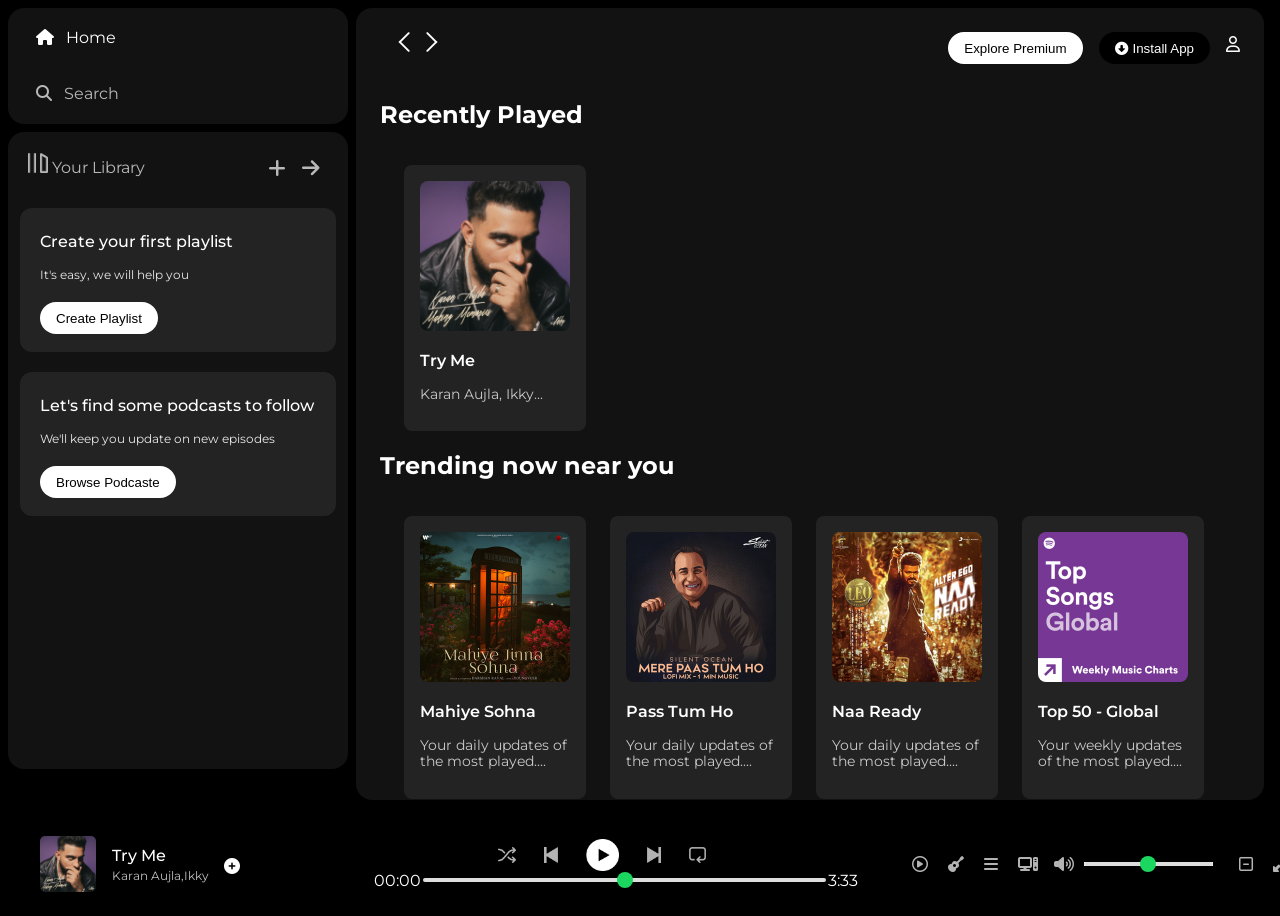
<file: index.html>
<!DOCTYPE html>
<html lang="en">

<head>
    <meta charset="UTF-8">
    <meta name="viewport" content="width=device-width, initial-scale=1.0">
    <link rel="stylesheet" href="https://cdnjs.cloudflare.com/ajax/libs/font-awesome/6.6.0/css/all.min.css"
        integrity="sha512-Kc323vGBEqzTmouAECnVceyQqyqdsSiqLQISBL29aUW4U/M7pSPA/gEUZQqv1cwx4OnYxTxve5UMg5GT6L4JJg=="
        crossorigin="anonymous" referrerpolicy="no-referrer" />
    <link rel="icon" href="logo.png">
    <link rel="stylesheet" href="spotify.css" />
    <title>Spotify - Web Player: Music for everyone </title>
    <link rel="preconnect" href="https://fonts.googleapis.com">
    <link rel="preconnect" href="https://fonts.gstatic.com" crossorigin>
    <link href="https://fonts.googleapis.com/css2?family=Montserrat:ital,wght@0,100..900;1,100..900&display=swap"
        rel="stylesheet">
</head>

<body>
    <div class="main">
        <div class="sidebar">
            <div class="nav">
                <div class="nav_option" style="opacity: 1;">
                    <i class="fa-solid fa-house"></i>
                    <a href="#">Home</a>
                </div>
                <div class="nav_option">
                    <i class="fa-solid fa-magnifying-glass"></i>
                    <a href="#">Search</a>
                </div>
            </div>

            <div class="library">
                <div class="options">
                    <div class="lib_option nav_option">
                        <img src="library_icon.png" />
                        <a href="#">Your Library</a>
                    </div>
                    <div class="icons">
                        <i class="fa-solid fa-plus"></i>
                        <i class="fa-solid fa-arrow-right"></i>
                    </div>
                </div>
                <div class="lib_box">
                    <div class="box">
                        <p class="box_p1">Create your first playlist</p>
                        <p class="box_p2">It's easy, we will help you</p>
                        <button class="badge">Create Playlist</button>
                    </div>
                    <div class="box">
                        <p class="box_p1">Let's find some podcasts to follow</p>
                        <p class="box_p2">We'll keep you update on new episodes</p>
                        <button class="badge">Browse Podcaste</button>
                    </div>
                </div>
            </div>
        </div>
        <div class="main_content">
            <div class="sticky-nav">
                <div class="sticky-nav-icons">
                    <img src="backward_icon.png">
                    <img src="forward_icon.png" class="hide">
                </div>
                <div class="sticky-nav-option">
                    <button class="badge nav-item hide">Explore Premium</button>
                    <button class="badge nav-item dark-badge"><i class="fa-solid fa-circle-down"
                            style="margin-right: 5px;"></i>Install App</button>
                    <i class="fa-regular fa-user"></i>
                </div>
            </div>

            <h2>Recently Played</h2>
            <div class="cards-container">
                <div class="card">
                    <img src="try.jpeg" class="card-image">
                    <p class="card-title">Try Me</p>
                    <p class="card-info">Karan Aujla, Ikky...</p>
                </div>
            </div>
            <h2>Trending now near you</h2>
            <div class="cards-container">
                <div class="card">
                    <img src="card2img.jpeg" class="card-image">
                    <p class="card-title">Mahiye Sohna</p>
                    <p class="card-info">Your daily updates of the most played....</p>
                </div>

                <div class="card">
                    <img src="card3img.jpeg" class="card-image">
                    <p class="card-title">Pass Tum Ho</p>
                    <p class="card-info">Your daily updates of the most played....</p>
                </div>

                <div class="card">
                    <img src="card4img.jpeg" class="card-image">
                    <p class="card-title">Naa Ready</p>
                    <p class="card-info">Your daily updates of the most played....</p>
                </div>

                <div class="card">
                    <img src="card5img.jpeg" class="card-image">
                    <p class="card-title">Top 50 - Global</p>
                    <p class="card-info">Your weekly updates of the most played....</p>
                </div>

                <div class="card">
                    <img src="try.jpeg" class="card-image">
                    <p class="card-title">Try Me</p>
                    <p class="card-info">Your daily updates of the most played....</p>
                </div>
            </div>
            <h2>Featured Charts</h2>
            <div class="cards-container">
                <div class="card">
                    <img src="card6img.jpeg" class="card-image">
                    <p class="card-title">Top 50 - India</p>
                    <p class="card-info">Your daily updates of the most played....</p>
                </div>
                <div class="card">
                    <img src="card1img.jpeg" class="card-image">
                    <p class="card-title">Top 50 - Global</p>
                    <p class="card-info">Your daily updates of the most played....</p>
                </div>
                <div class="card">
                    <img src="card5img.jpeg" class="card-image">
                    <p class="card-title">Top 50 - Global</p>
                    <p class="card-info">Your weekly updates of the most played....</p>
                </div>
            </div>
            <div class="footer">
                <div class="line"></div>
            </div>
        </div>
        <div class="music_player">
            <div class="album">
                <img src="try.jpeg">
                <p class="album-title">Try Me</p>
                <p class="album-info">Karan Aujla,Ikky</p>
                <i class="fa-solid fa-circle-plus" class="album-icon"></i>
            </div>
            <div class="player">
                <div class="player-control">
                    <img src="player_icon1.png" class="player-control-icon">
                    <img src="player_icon2.png" class="player-control-icon">
                    <img src="player_icon3.png" class="player-control-icon" style="opacity: 1; height: 2rem;">
                    <img src="player_icon4.png" class="player-control-icon">
                    <img src="player_icon5.png" class="player-control-icon">
                </div>
                <div class="playback-bar">
                    <span class="current-time">00:00</span>
                    <input type="range" min="0" max="100" class="progress-bar" step="1">
                    <span class="tot-time">3:33</span>
                </div>
            </div>
            <div class="controls">
                <div class="controls-icon">
                    <i class="fa-regular fa-circle-play"></i>
                    <i class="fa-solid fa-guitar"></i> <i class="fa-solid fa-bars"></i>
                    <i class="fa-solid fa-computer"></i>
                </div>
                <div class="volume">
                    <i class="fa-solid fa-volume-high"></i>
                    <input type="range" class="volume" step="2">
                    <div class="volume-icn">
                        <i class="fa-regular fa-square-minus"></i>
                        <i class="fa-solid fa-up-right-and-down-left-from-center"></i>
                    </div>
                </div>
            </div>
        </div>
    </div>
</body>

</html>
</file>
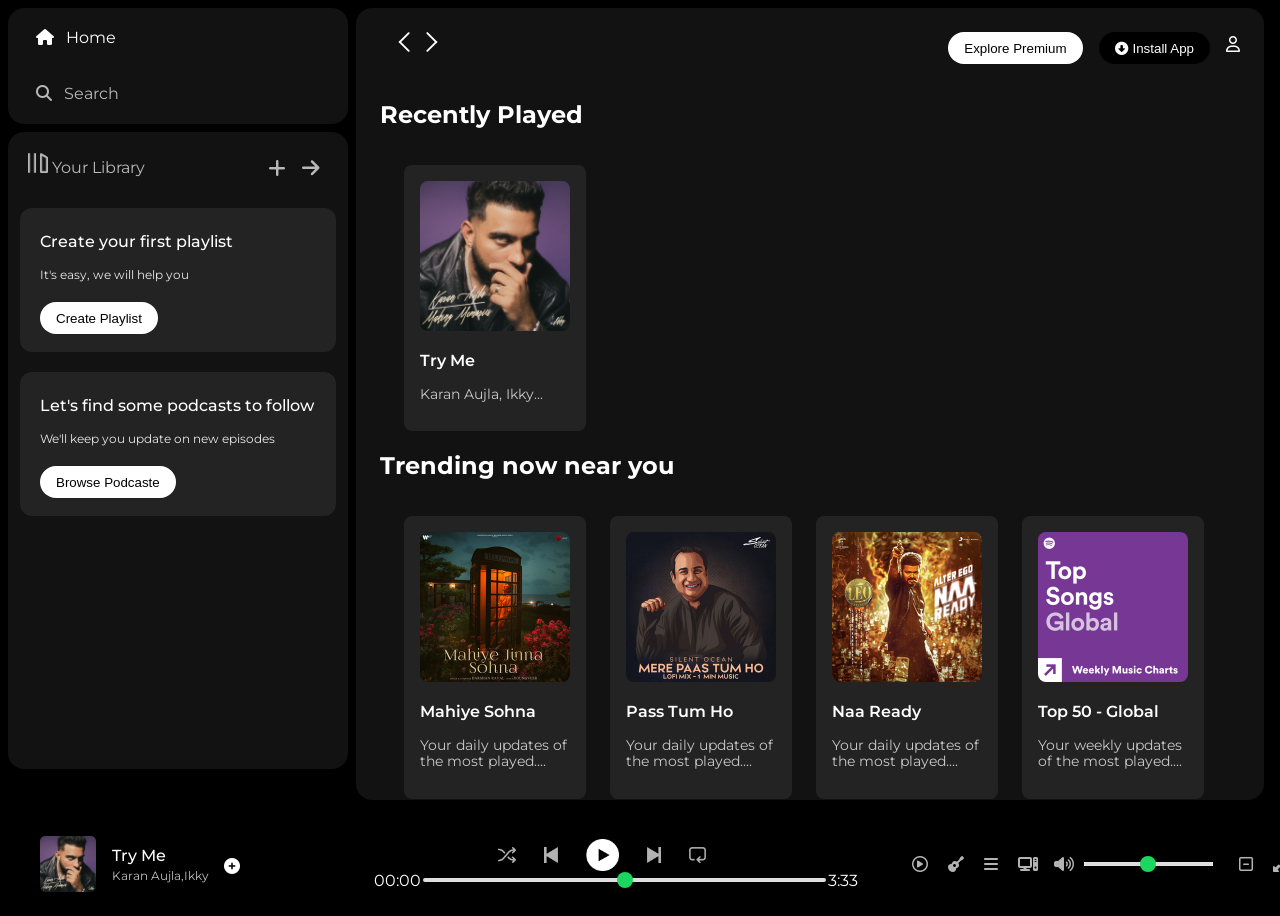
<file: Spotify.html>
<!DOCTYPE html>
<html lang="en">
<head>
    <meta charset="UTF-8">
    <meta name="viewport" content="width=device-width, initial-scale=1.0">
    <link rel="stylesheet" href="https://cdnjs.cloudflare.com/ajax/libs/font-awesome/6.6.0/css/all.min.css" integrity="sha512-Kc323vGBEqzTmouAECnVceyQqyqdsSiqLQISBL29aUW4U/M7pSPA/gEUZQqv1cwx4OnYxTxve5UMg5GT6L4JJg==" crossorigin="anonymous" referrerpolicy="no-referrer" />
    <link rel="icon" href="./icons/logo.png">
    <link rel="stylesheet" href="spotify.css"/>
    <title>Spotify - Web Player: Music for everyone </title>
    <link rel="preconnect" href="https://fonts.googleapis.com">
<link rel="preconnect" href="https://fonts.gstatic.com" crossorigin>
<link href="https://fonts.googleapis.com/css2?family=Montserrat:ital,wght@0,100..900;1,100..900&display=swap" rel="stylesheet">
</head>
<body>
    <div class="main">
        <div class="sidebar">
            <div class="nav">
                <div class="nav_option" style="opacity: 1;">
                    <i class="fa-solid fa-house"></i>
                    <a href="#">Home</a>
                </div>
                <div class="nav_option">
                    <i class="fa-solid fa-magnifying-glass"></i>
                    <a href="#">Search</a>
                </div>
            </div>
    
            <div class="library">
                <div class="options">
                    <div class="lib_option nav_option">
                        <img src="icons/library_icon.png"/>
                        <a href="#">Your Library</a>
                    </div>
                    <div class="icons">
                        <i class="fa-solid fa-plus"></i>
                        <i class="fa-solid fa-arrow-right"></i>
                    </div>
                    </div>
                    <div class="lib_box">
                        <div class="box">
                            <p class="box_p1">Create your first playlist</p>
                            <p class="box_p2">It's easy, we will help you</p>
                            <button class="badge">Create Playlist</button>
                        </div>
                        <div class="box">
                            <p class="box_p1">Let's find some podcasts to follow</p>
                            <p class="box_p2">We'll keep you update on new episodes</p>
                            <button class="badge">Browse Podcaste</button>
                        </div>
                     </div>
               </div>
         </div>
        <div class="main_content">
            <div class="sticky-nav">
                <div class="sticky-nav-icons">
                    <img src="./icons/backward_icon.png">
                <img src="./icons/forward_icon.png" class="hide">
                </div>
                <div class="sticky-nav-option">
                    <button class="badge nav-item hide">Explore Premium</button>
                    <button class="badge nav-item dark-badge"><i class="fa-solid fa-circle-down" style="margin-right: 5px;"></i>Install App</button>
                    <i class="fa-regular fa-user"></i>
                </div>
            </div>  

                <h2>Recently Played</h2>
                <div class="cards-container">
                    <div class="card">
                        <img src="./icons/try.jpeg" class="card-image">
                        <p class="card-title">Try Me</p>
                        <p class="card-info">Karan  Aujla, Ikky...</p>
                    </div>
                </div>
                <h2>Trending now near you</h2>
                <div class="cards-container">
                    <div class="card">
                        <img src="./icons/card2img.jpeg" class="card-image">
                        <p class="card-title">Mahiye Sohna</p>
                        <p class="card-info">Your daily updates of the most played....</p>
                    </div>
        
                    <div class="card">
                        <img src="./icons/card3img.jpeg" class="card-image">
                        <p class="card-title">Pass Tum Ho</p>
                        <p class="card-info">Your daily updates of the most played....</p>
                    </div>
                
                    <div class="card">
                        <img src="./icons/card4img.jpeg" class="card-image">
                        <p class="card-title">Naa Ready</p>
                        <p class="card-info">Your daily updates of the most played....</p>
                    </div>
                 
                    <div class="card">
                        <img src="./icons/card5img.jpeg" class="card-image">
                        <p class="card-title">Top 50 - Global</p>
                        <p class="card-info">Your weekly updates of the most played....</p>
                    </div>
                 
                    <div class="card">
                        <img src="./icons/try.jpeg" class="card-image">
                        <p class="card-title">Try Me</p>
                        <p class="card-info">Your daily updates of the most played....</p>
                    </div>
                </div> 
                <h2>Featured Charts</h2>
                <div class="cards-container">
                    <div class="card">
                        <img src="./icons/card6img.jpeg" class="card-image">
                        <p class="card-title">Top 50 - India</p>
                        <p class="card-info">Your daily updates of the most played....</p>
                    </div>
                    <div class="card">
                        <img src="./icons/card1img.jpeg" class="card-image">
                        <p class="card-title">Top 50 - Global</p>
                        <p class="card-info">Your daily updates of the most played....</p>
                    </div>
                    <div class="card">
                        <img src="./icons/card5img.jpeg" class="card-image">
                        <p class="card-title">Top 50 - Global</p>
                        <p class="card-info">Your weekly updates of the most played....</p>
                    </div>
                </div>
                <div class="footer">
                    <div class="line"></div>
                </div>
            </div> 
        <div class="music_player">
            <div class="album">
                <img src="./icons/try.jpeg">
                <p class="album-title">Try Me</p>
                <p class="album-info">Karan Aujla,Ikky</p>
                <i class="fa-solid fa-circle-plus" class="album-icon"></i>
            </div>
            <div class="player">
                <div class="player-control">
                    <img src="./icons/player_icon1.png" class="player-control-icon">
                    <img src="./icons/player_icon2.png" class="player-control-icon">
                    <img src="./icons/player_icon3.png" class="player-control-icon" style="opacity: 1; height: 2rem;">
                    <img src="./icons/player_icon4.png" class="player-control-icon">
                    <img src="./icons/player_icon5.png" class="player-control-icon">
                </div>
                <div class="playback-bar">
                    <span class="current-time">00:00</span>
                    <input type="range" min="0" max="100" class="progress-bar" step="1">
                    <span class="tot-time">3:33</span>
                </div>
            </div>
            <div class="controls">
                <div class="controls-icon">
                    <i class="fa-regular fa-circle-play"></i>   
                    <i class="fa-solid fa-guitar"></i>                    <i class="fa-solid fa-bars"></i>
                    <i class="fa-solid fa-computer"></i>
                </div>
                <div class="volume">
                    <i class="fa-solid fa-volume-high"></i>
                    <input type="range" class="volume" step="2">
                    <div class="volume-icn">
                    <i class="fa-regular fa-square-minus"></i>
                    <i class="fa-solid fa-up-right-and-down-left-from-center"></i>
                </div>
                </div>
            </div>
        </div>
    </div>
</body>
</html>
</file>
<file: spotify.css>
body {
    font-family: 'Montserrat', sans-serif;
    margin: 0;
    background-color: #000;
    color: #fff;
    overflow: hidden;
}

html {
    scroll-behavior: smooth;
}

.main {
    display: flex;
    height: 100vh;
    padding: 0.5rem;
}

.sidebar {
    background-color: black;
    width: 340px;
    border-radius: 1rem;
    /*16px*/
}

.main_content {
    background-color: #121212;
    color: #fff;
    height: 88%;
    flex: 1;
    border-radius: 1rem;
    overflow: auto;
    padding: 0 1.5rem 0 1.5rem;
    margin-left: 0.5rem;
    margin-right: 0.5rem;
}

.music_player {
    background-color: black;
    position: fixed;
    bottom: 0;
    width: 100%;
    height: 72px;
    border-radius: 1rem;
}

a {
    text-decoration: none;
    color: #fff;
}

.nav {
    background-color: #121212;
    border-radius: 1rem;
    display: flex;
    flex-direction: column;
    justify-content: center;
    height: 100px;
    padding: 0.5rem 0.75rem;
}

.nav_option {
    line-height: 2.5rem;
    opacity: 0.7;
    padding: 0.5rem;
}

.nav_option i {
    line-height: 1.25rem;
    padding: 0.5rem;
}

.nav_option a {
    font-size: 1rem;
}

.nav_option:hover {
    opacity: 1;
}

.library {
    background-color: #121212;
    border-radius: 1rem;
    height: 69%;
    margin-top: 0.5rem;
    padding: 0.5rem 0.75rem;

}

.options {
    display: flex;
    justify-content: space-between;
    align-items: center;
}

.options a {
    line-height: 2rem;
}

.lib_option img {
    height: 1.25rem;
    width: 1.25rem;
}


.icons {
    font-size: 1.25rem;
    display: flex;
}

.icons i {
    opacity: 0.7;
    margin-right: 1rem;
}

.icons i:hover {
    opacity: 1;
}

.box {
    background-color: #232323;
    height: 8rem;
    border-radius: 0.75rem;
    margin: 0.75rem 0 1.25rem 0;
    padding: 0.5rem 1.25rem;
}

.box_p1 {
    font-size: 1rem;
    font-weight: 500;
}

.box_p2 {
    font-size: 0.75rem;
    opacity: 0.9;
}

.badge {
    background-color: #fff;
    border: none;
    border-radius: 100px;
    padding: 0.25rem 1rem;
    margin-top: 0.5rem;
    height: 2rem;
    width: fit-content;
}

.dark-badge {
    background-color: #000;
    color: #fff;
}

.sticky-nav {
    position: sticky;
    top: 0;
    width: 100%;
    background-color: #121212;
    display: flex;
    justify-content: space-between;
    align-items: center;
    padding-top: 1rem;
    padding-bottom: 1rem;
    z-index: 10;
}

.sticky-nav-icons {
    margin-left: 0.75rem;
}

.sticky-nav-option {
    display: flex;
    justify-content: center;
    align-items: center;
}

.nav-item {
    margin-right: 1rem;
}

@media (max-width:1000px) {
    .hide {
        display: none;
    }
}

.cards-container {
    display: flex;
    flex-wrap: wrap;
}

.card {
    background-color: #232323;
    width: 150px;
    border-radius: 0.5rem;
    padding: 1rem;
    margin-left: 1.5rem;
    margin-top: 1rem;
}

.card-image {
    width: 150px;
    border-radius: 0.5rem;
}


.card-title {
    font-weight: 600;
}

.card-info {
    font-size: 0.85rem;
    opacity: 0.75;
}

.footer {
    height: 250px;
    display: flex;
    align-items: center;
    justify-content: center;
}

.line {
    width: 90%;
    height: 30%;
    border-top: 1px solid white;
    opacity: 0.4;

}

.music_player {
    display: flex;
    justify-content: space-between;
    align-items: center;
}

.album {
    width: 25%;
    display: flex;
    justify-content: space-between;
    align-items: center;

}

.player {
    width: 45%;
}

.controls {
    width: 30%;
    display: flex;
    justify-content: center;
    align-items: center;
}

.player-control {
    display: flex;
    justify-content: center;
    align-items: center;
}

.player-control-icon {
    height: 1rem;
    margin-right: 1.75rem;
    opacity: 0.7;
}

.player-control-icon:hover {
    opacity: 1;
}

.playback-bar {
    display: flex;
    justify-content: center;
    align-items: center;
}

.progress-bar {
    width: 70%;
    appearance: none;
    background-color: transparent;
    cursor: pointer;
}

.progress-bar::-webkit-slider-runnable-track {
    background-color: #ddd;
    border-radius: 100px;
    height: 0.20rem;
}

.progress-bar::-webkit-slider-thumb {
    appearance: none;
    height: 1rem;
    width: 1rem;
    background-color: #1bd760;
    border-radius: 50%;
    margin-top: -6px;
}

.album img {
    height: 3.5rem;
    width: 3.5rem;
    margin-left: 2rem;
    border-radius: 5px;
}

.album-title {
    font-weight: 500;
    position: absolute;
    left: 6.5rem;
    top: 0.1rem;
}

.album-info {
    font-size: 0.75rem;
    opacity: 0.75;
    position: absolute;
    left: 6.5rem;
    top: 1.75rem;
}

.album i {
    position: absolute;
    left: 13.5rem;
    top: 1.85rem;
}

.controls-icon i {
    height: 1rem;
    margin-right: 1rem;
    margin-left: 0;
    opacity: 0.7;
}

.controls-icon i:hover {
    opacity: 1;
}

.volume {
    display: flex;
    justify-content: center;
    align-items: center;
    appearance: none;
}

.volume i {
    height: 1rem;
    margin-right: 0.5rem;
    opacity: 0.7;
}

.volume i:hover {
    opacity: 1;
}

.volume::-webkit-slider-runnable-track {
    background-color: #ddd;
    border-radius: 100px;
    height: 0.20rem;
}

.volume::-webkit-slider-thumb {
    appearance: none;
    height: 1rem;
    width: 1rem;
    background-color: #1bd760;
    border-radius: 50%;
    margin-top: -6px;
}

.volume-icn i {
    height: 1rem;
    margin-left: 1.5rem;
    margin-right: -0.5rem;
}


body {
    font-family: 'Montserrat', sans-serif;
    margin: 0;
    background-color: #000;
    color: #fff;
    overflow: hidden;
}

html {
    scroll-behavior: smooth;
}

.main {
    display: flex;
    height: 100vh;
    padding: 0.5rem;
}

.sidebar {
    background-color: black;
    width: 340px;
    border-radius: 1rem;
    /*16px*/
}

.main_content {
    background-color: #121212;
    color: #fff;
    height: 88%;
    flex: 1;
    border-radius: 1rem;
    overflow: auto;
    padding: 0 1.5rem 0 1.5rem;
    margin-left: 0.5rem;
    margin-right: 0.5rem;
}

.music_player {
    background-color: black;
    position: fixed;
    bottom: 0;
    width: 100%;
    height: 72px;
    border-radius: 1rem;
}

a {
    text-decoration: none;
    color: #fff;
}

.nav {
    background-color: #121212;
    border-radius: 1rem;
    display: flex;
    flex-direction: column;
    justify-content: center;
    height: 100px;
    padding: 0.5rem 0.75rem;
}

.nav_option {
    line-height: 2.5rem;
    opacity: 0.7;
    padding: 0.5rem;
}

.nav_option i {
    line-height: 1.25rem;
    padding: 0.5rem;
}

.nav_option a {
    font-size: 1rem;
}

.nav_option:hover {
    opacity: 1;
}

.library {
    background-color: #121212;
    border-radius: 1rem;
    height: 69%;
    margin-top: 0.5rem;
    padding: 0.5rem 0.75rem;

}

.options {
    display: flex;
    justify-content: space-between;
    align-items: center;
}

.options a {
    line-height: 2rem;
}

.lib_option img {
    height: 1.25rem;
    width: 1.25rem;
}


.icons {
    font-size: 1.25rem;
    display: flex;
}

.icons i {
    opacity: 0.7;
    margin-right: 1rem;
}

.icons i:hover {
    opacity: 1;
}

.box {
    background-color: #232323;
    height: 8rem;
    border-radius: 0.75rem;
    margin: 0.75rem 0 1.25rem 0;
    padding: 0.5rem 1.25rem;
}

.box_p1 {
    font-size: 1rem;
    font-weight: 500;
}

.box_p2 {
    font-size: 0.75rem;
    opacity: 0.9;
}

.badge {
    background-color: #fff;
    border: none;
    border-radius: 100px;
    padding: 0.25rem 1rem;
    margin-top: 0.5rem;
    height: 2rem;
    width: fit-content;
}

.dark-badge {
    background-color: #000;
    color: #fff;
}

.sticky-nav {
    position: sticky;
    top: 0;
    width: 100%;
    background-color: #121212;
    display: flex;
    justify-content: space-between;
    align-items: center;
    padding-top: 1rem;
    padding-bottom: 1rem;
    z-index: 10;
}

.sticky-nav-icons {
    margin-left: 0.75rem;
}

.sticky-nav-option {
    display: flex;
    justify-content: center;
    align-items: center;
}

.nav-item {
    margin-right: 1rem;
}

@media (max-width:1000px) {
    .hide {
        display: none;
    }
}

.cards-container {
    display: flex;
    flex-wrap: wrap;
}

.card {
    background-color: #232323;
    width: 150px;
    border-radius: 0.5rem;
    padding: 1rem;
    margin-left: 1.5rem;
    margin-top: 1rem;
}

.card-image {
    width: 150px;
    border-radius: 0.5rem;
}


.card-title {
    font-weight: 600;
}

.card-info {
    font-size: 0.85rem;
    opacity: 0.75;
}

.footer {
    height: 250px;
    display: flex;
    align-items: center;
    justify-content: center;
}

.line {
    width: 90%;
    height: 30%;
    border-top: 1px solid white;
    opacity: 0.4;

}

.music_player {
    display: flex;
    justify-content: space-between;
    align-items: center;
}

.album {
    width: 25%;
    display: flex;
    justify-content: space-between;
    align-items: center;

}

.player {
    width: 45%;
}

.controls {
    width: 30%;
    display: flex;
    justify-content: center;
    align-items: center;
}

.player-control {
    display: flex;
    justify-content: center;
    align-items: center;
}

.player-control-icon {
    height: 1rem;
    margin-right: 1.75rem;
    opacity: 0.7;
}

.player-control-icon:hover {
    opacity: 1;
}

.playback-bar {
    display: flex;
    justify-content: center;
    align-items: center;
}

.progress-bar {
    width: 70%;
    appearance: none;
    background-color: transparent;
    cursor: pointer;
}

.progress-bar::-webkit-slider-runnable-track {
    background-color: #ddd;
    border-radius: 100px;
    height: 0.20rem;
}

.progress-bar::-webkit-slider-thumb {
    appearance: none;
    height: 1rem;
    width: 1rem;
    background-color: #1bd760;
    border-radius: 50%;
    margin-top: -6px;
}

.album img {
    height: 3.5rem;
    width: 3.5rem;
    margin-left: 2rem;
    border-radius: 5px;
}

.album-title {
    font-weight: 500;
    position: absolute;
    left: 6.5rem;
    top: 0.1rem;
}

.album-info {
    font-size: 0.75rem;
    opacity: 0.75;
    position: absolute;
    left: 6.5rem;
    top: 1.75rem;
}

.album i {
    position: absolute;
    left: 13.5rem;
    top: 1.85rem;
}

.controls-icon i {
    height: 1rem;
    margin-right: 1rem;
    margin-left: 0;
    opacity: 0.7;
}

.controls-icon i:hover {
    opacity: 1;
}

.volume {
    display: flex;
    justify-content: center;
    align-items: center;
    appearance: none;
}

.volume i {
    height: 1rem;
    margin-right: 0.5rem;
    opacity: 0.7;
}

.volume i:hover {
    opacity: 1;
}

.volume::-webkit-slider-runnable-track {
    background-color: #ddd;
    border-radius: 100px;
    height: 0.20rem;
}

.volume::-webkit-slider-thumb {
    appearance: none;
    height: 1rem;
    width: 1rem;
    background-color: #1bd760;
    border-radius: 50%;
    margin-top: -6px;
}

.volume-icn i {
    height: 1rem;
    margin-left: 1.5rem;
    margin-right: -0.5rem;
}
</file>
